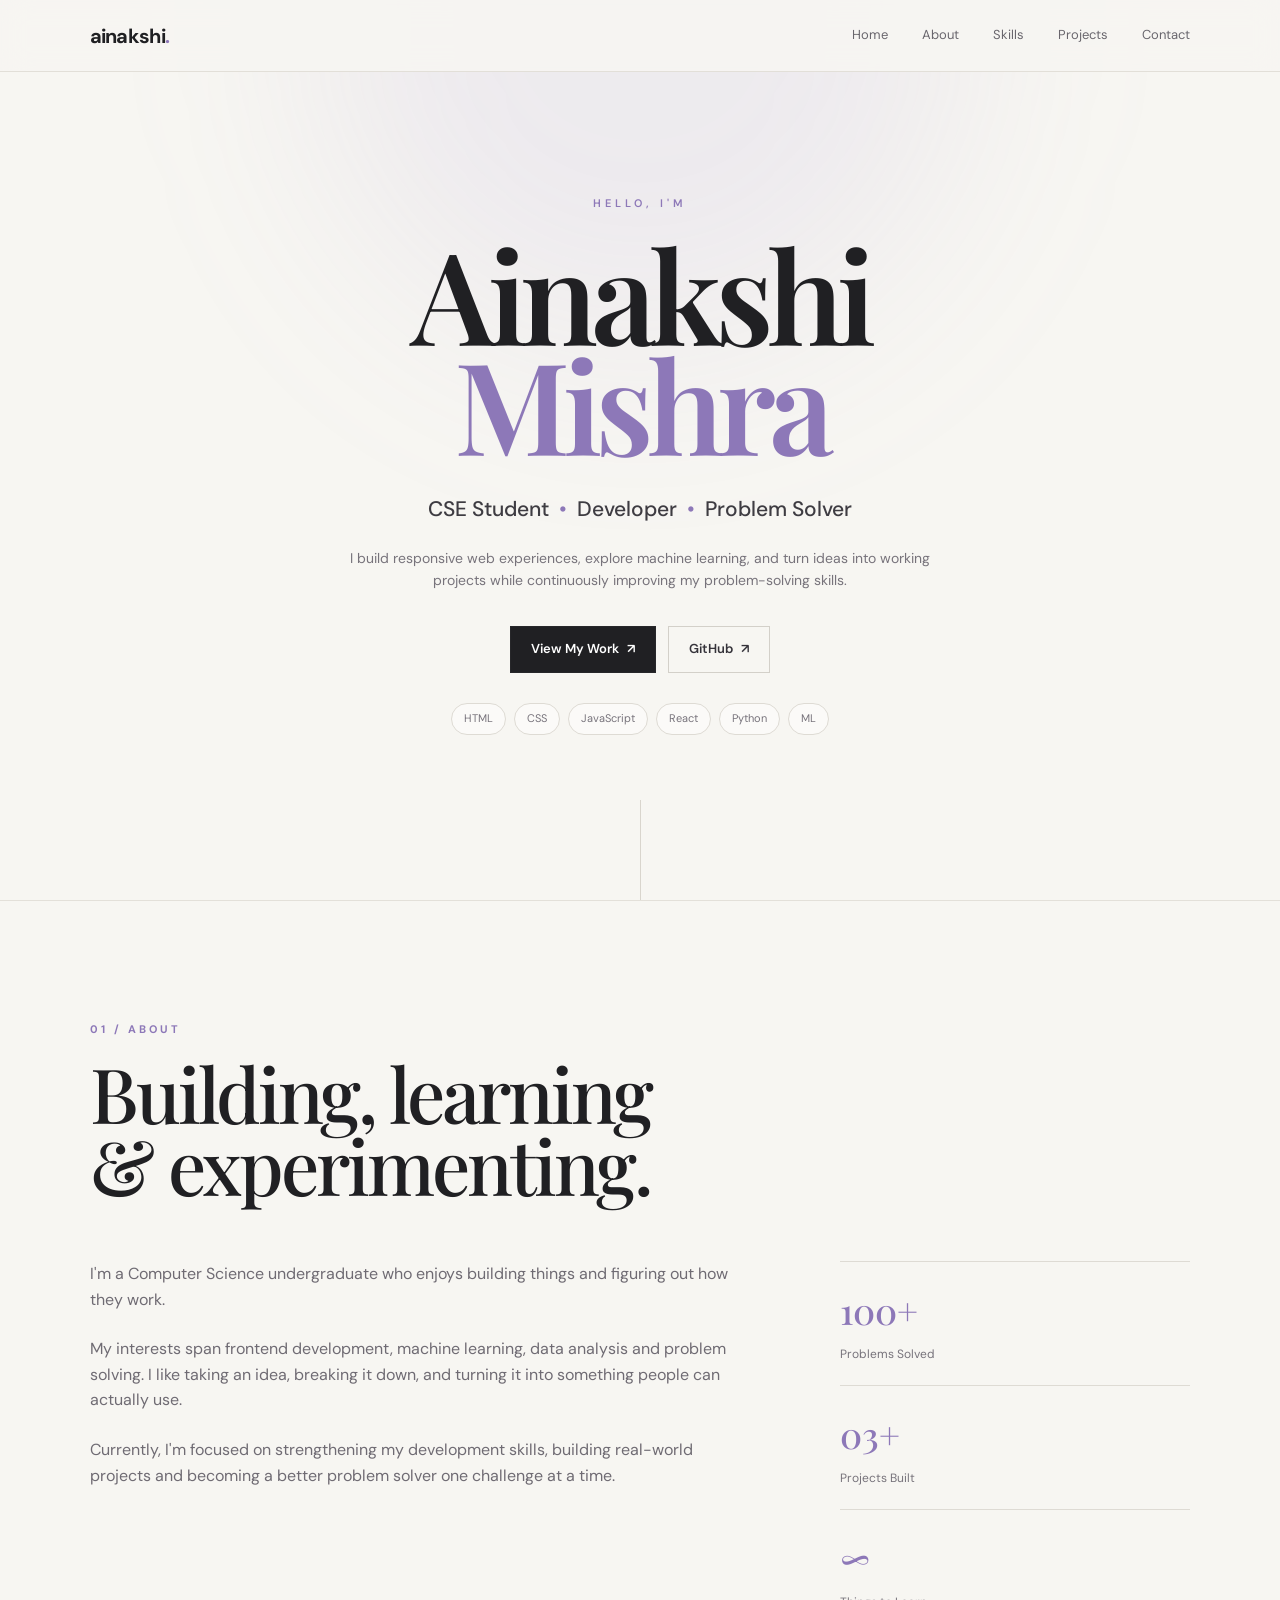
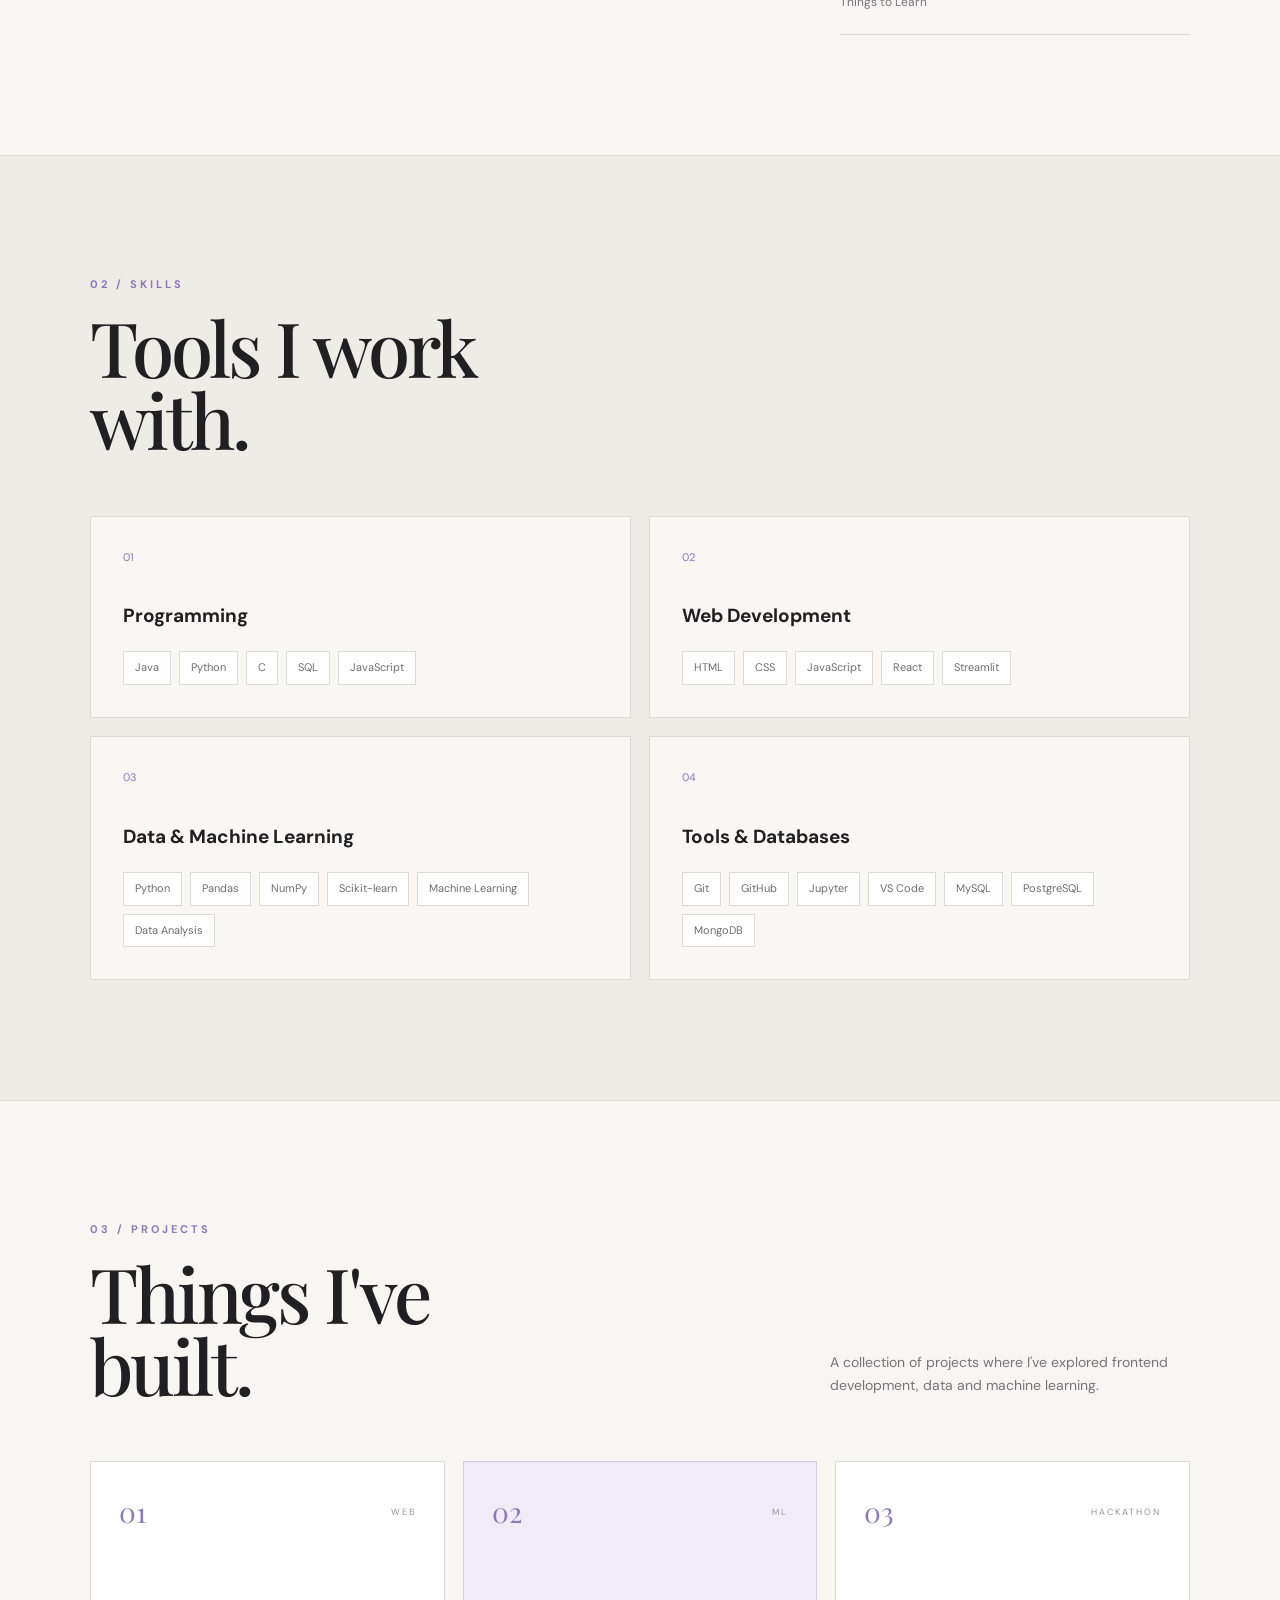
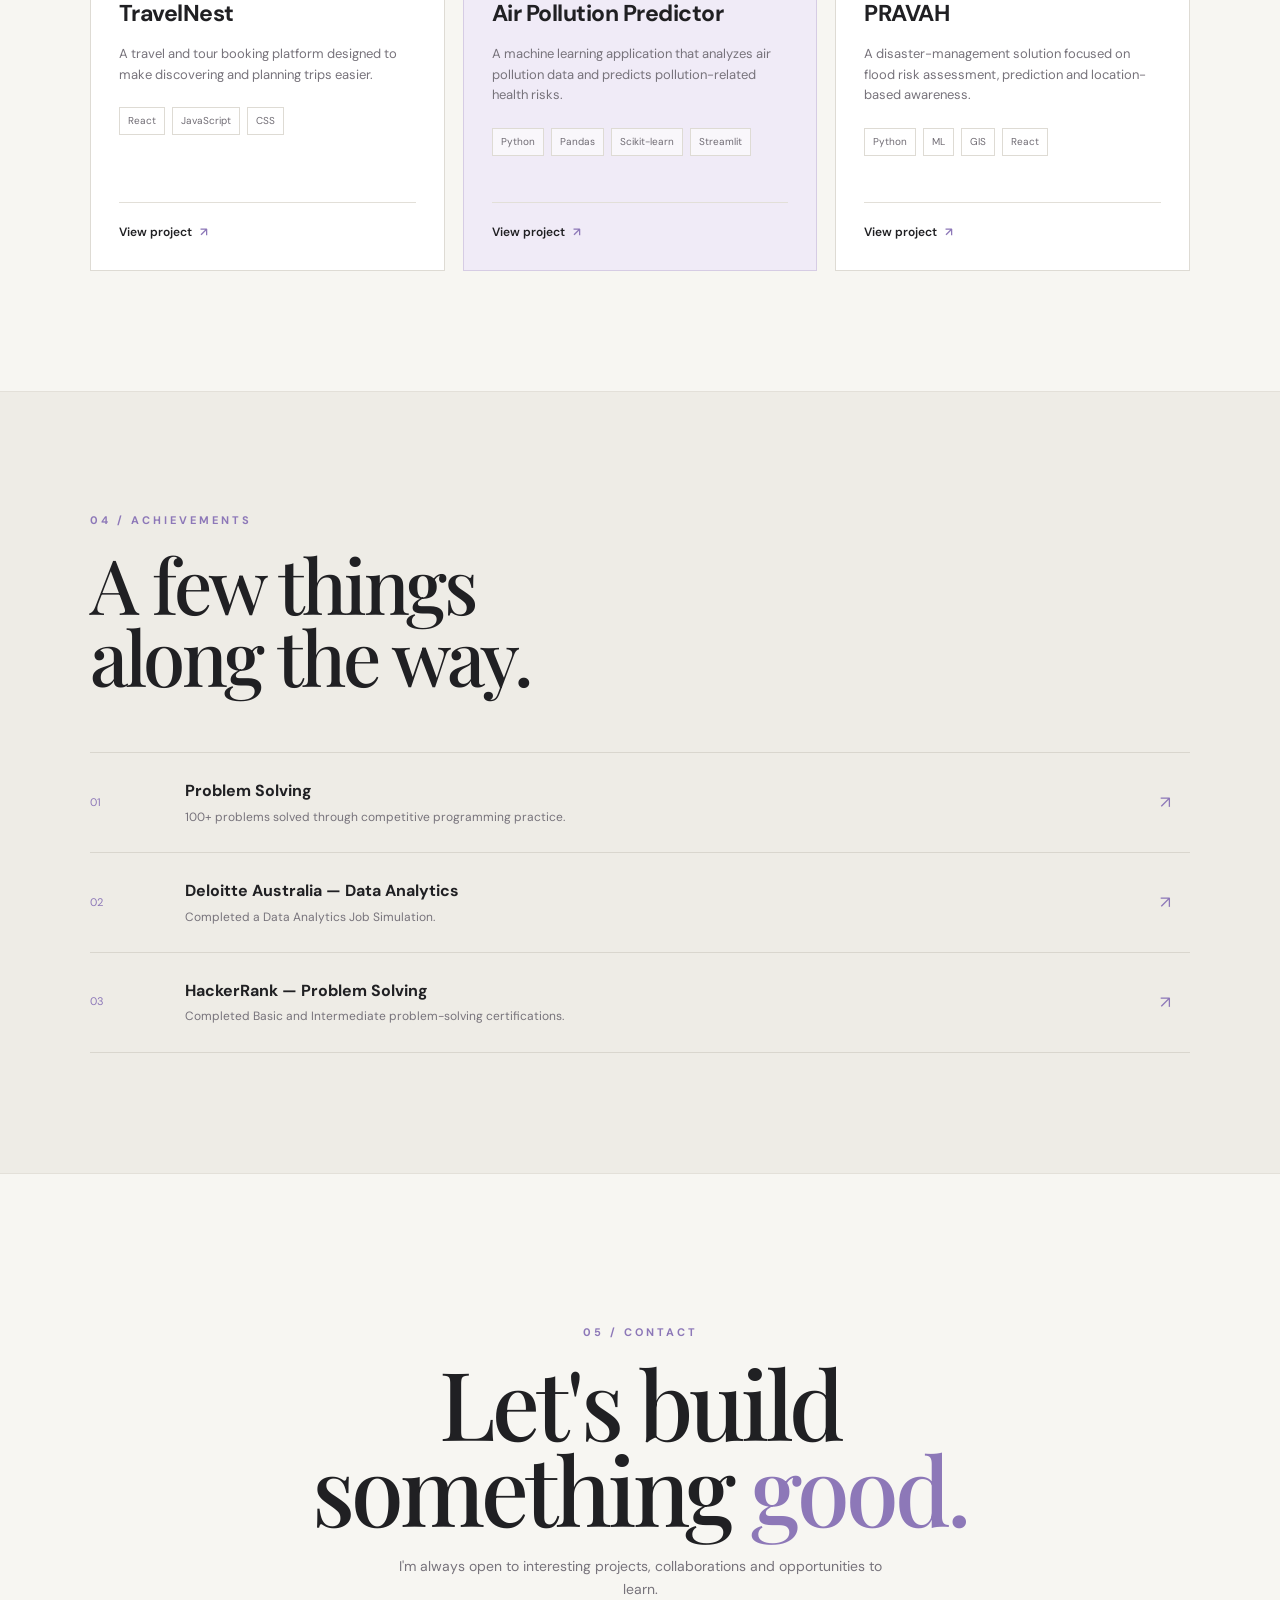
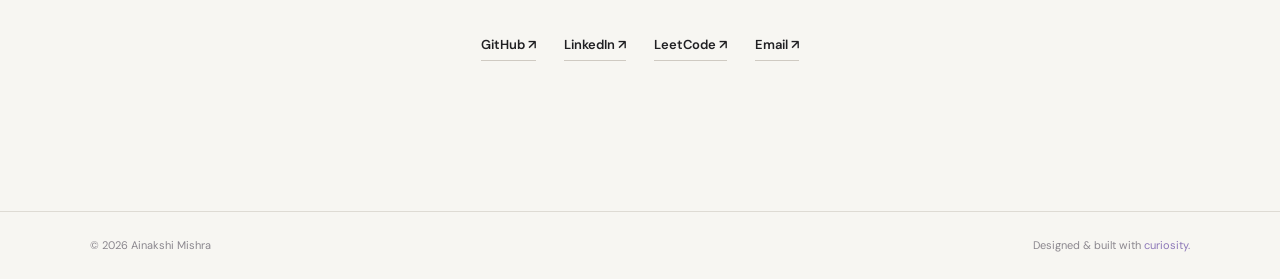
<file: portfolio/index.html>
<!DOCTYPE html>
<html lang="en">

<head>
    <meta charset="UTF-8">
    <meta name="viewport" content="width=device-width, initial-scale=1.0">

    <title>Ainakshi Mishra | Developer Portfolio</title>

    <link rel="stylesheet" href="styles.css">
</head>

<body>

    <!-- NAVBAR -->
    <header class="navbar">

        <a href="#home" class="logo">
            ainakshi<span>.</span>
        </a>

        <nav class="nav-links">
            <a href="#home">Home</a>
            <a href="#about">About</a>
            <a href="#skills">Skills</a>
            <a href="#projects">Projects</a>
            <a href="#contact">Contact</a>
        </nav>

    </header>


    <!-- HERO -->
    <main>

        <section class="hero" id="home">

            <div class="hero-content">

                <p class="eyebrow">HELLO, I'M</p>

                <h1>
                    Ainakshi<br>
                    <span>Mishra</span>
                </h1>

                <p class="hero-role">
                    CSE Student <span>•</span> Developer <span>•</span> Problem Solver
                </p>

                <p class="hero-description">
                    I build responsive web experiences, explore machine learning,
                    and turn ideas into working projects while continuously
                    improving my problem-solving skills.
                </p>

                <div class="hero-buttons">

                    <a href="#projects" class="button button-dark">
                        View My Work <span>↗</span>
                    </a>

                    <a href="https://github.com/ainakshi"
                       target="_blank"
                       class="button button-outline">
                        GitHub <span>↗</span>
                    </a>

                </div>

                <div class="tech-pills">
                    <span>HTML</span>
                    <span>CSS</span>
                    <span>JavaScript</span>
                    <span>React</span>
                    <span>Python</span>
                    <span>ML</span>
                </div>

            </div>

        </section>


        <!-- ABOUT -->
        <section class="about section" id="about">

            <div class="section-heading">
                <p class="section-label">01 / ABOUT</p>

                <h2>
                    Building, learning<br>
                    & experimenting.
                </h2>
            </div>

            <div class="about-layout">

                <div class="about-text">

                    <p>
                        I'm a Computer Science undergraduate who enjoys
                        building things and figuring out how they work.
                    </p>

                    <p>
                        My interests span frontend development, machine
                        learning, data analysis and problem solving.
                        I like taking an idea, breaking it down, and
                        turning it into something people can actually use.
                    </p>

                    <p>
                        Currently, I'm focused on strengthening my
                        development skills, building real-world projects
                        and becoming a better problem solver one challenge
                        at a time.
                    </p>

                </div>

                <div class="stats">

                    <div class="stat">
                        <strong>100+</strong>
                        <span>Problems Solved</span>
                    </div>

                    <div class="stat">
                        <strong>03+</strong>
                        <span>Projects Built</span>
                    </div>

                    <div class="stat">
                        <strong>∞</strong>
                        <span>Things to Learn</span>
                    </div>

                </div>

            </div>

        </section>


        <!-- SKILLS -->
        <section class="skills section" id="skills">

            <div class="section-heading">
                <p class="section-label">02 / SKILLS</p>

                <h2>
                    Tools I work<br>
                    with.
                </h2>
            </div>


            <div class="skills-grid">

                <div class="skill-card">

                    <p class="card-number">01</p>

                    <h3>Programming</h3>

                    <div class="skill-items">
                        <span>Java</span>
                        <span>Python</span>
                        <span>C</span>
                        <span>SQL</span>
                        <span>JavaScript</span>
                    </div>

                </div>


                <div class="skill-card">

                    <p class="card-number">02</p>

                    <h3>Web Development</h3>

                    <div class="skill-items">
                        <span>HTML</span>
                        <span>CSS</span>
                        <span>JavaScript</span>
                        <span>React</span>
                        <span>Streamlit</span>
                    </div>

                </div>


                <div class="skill-card">

                    <p class="card-number">03</p>

                    <h3>Data & Machine Learning</h3>

                    <div class="skill-items">
                        <span>Python</span>
                        <span>Pandas</span>
                        <span>NumPy</span>
                        <span>Scikit-learn</span>
                        <span>Machine Learning</span>
                        <span>Data Analysis</span>
                    </div>

                </div>


                <div class="skill-card">

                    <p class="card-number">04</p>

                    <h3>Tools & Databases</h3>

                    <div class="skill-items">
                        <span>Git</span>
                        <span>GitHub</span>
                        <span>Jupyter</span>
                        <span>VS Code</span>
                        <span>MySQL</span>
                        <span>PostgreSQL</span>
                        <span>MongoDB</span>
                    </div>

                </div>

            </div>

        </section>


        <!-- PROJECTS -->
        <section class="projects section" id="projects">

            <div class="section-heading projects-heading">

                <div>
                    <p class="section-label">03 / PROJECTS</p>

                    <h2>
                        Things I've<br>
                        built.
                    </h2>
                </div>

                <p class="heading-description">
                    A collection of projects where I've explored
                    frontend development, data and machine learning.
                </p>

            </div>


            <div class="projects-grid">


                <!-- PROJECT 01 -->
                <article class="project-card">

                    <div class="project-top">
                        <span class="project-number">01</span>
                        <span class="project-type">WEB</span>
                    </div>

                    <div class="project-content">

                        <h3>TravelNest</h3>

                        <p>
                            A travel and tour booking platform designed
                            to make discovering and planning trips easier.
                        </p>

                        <div class="project-tags">
                            <span>React</span>
                            <span>JavaScript</span>
                            <span>CSS</span>
                        </div>

                    </div>

                    <a href="#" class="project-link">
                        View project <span>↗</span>
                    </a>

                </article>


                <!-- PROJECT 02 -->
                <article class="project-card featured">

                    <div class="project-top">
                        <span class="project-number">02</span>
                        <span class="project-type">ML</span>
                    </div>

                    <div class="project-content">

                        <h3>Air Pollution Predictor</h3>

                        <p>
                            A machine learning application that analyzes
                            air pollution data and predicts pollution-related
                            health risks.
                        </p>

                        <div class="project-tags">
                            <span>Python</span>
                            <span>Pandas</span>
                            <span>Scikit-learn</span>
                            <span>Streamlit</span>
                        </div>

                    </div>

                    <a href="#" class="project-link">
                        View project <span>↗</span>
                    </a>

                </article>


                <!-- PROJECT 03 -->
                <article class="project-card">

                    <div class="project-top">
                        <span class="project-number">03</span>
                        <span class="project-type">HACKATHON</span>
                    </div>

                    <div class="project-content">

                        <h3>PRAVAH</h3>

                        <p>
                            A disaster-management solution focused on
                            flood risk assessment, prediction and
                            location-based awareness.
                        </p>

                        <div class="project-tags">
                            <span>Python</span>
                            <span>ML</span>
                            <span>GIS</span>
                            <span>React</span>
                        </div>

                    </div>

                    <a href="#" class="project-link">
                        View project <span>↗</span>
                    </a>

                </article>

            </div>

        </section>


        <!-- ACHIEVEMENTS -->
        <section class="achievements section">

            <div class="section-heading">

                <p class="section-label">04 / ACHIEVEMENTS</p>

                <h2>
                    A few things<br>
                    along the way.
                </h2>

            </div>


            <div class="achievement-list">

                <div class="achievement">

                    <span class="achievement-number">01</span>

                    <div>
                        <h3>Problem Solving</h3>
                        <p>100+ problems solved through competitive programming practice.</p>
                    </div>

                    <span class="achievement-arrow">↗</span>

                </div>


                <div class="achievement">

                    <span class="achievement-number">02</span>

                    <div>
                        <h3>Deloitte Australia — Data Analytics</h3>
                        <p>Completed a Data Analytics Job Simulation.</p>
                    </div>

                    <span class="achievement-arrow">↗</span>

                </div>


                <div class="achievement">

                    <span class="achievement-number">03</span>

                    <div>
                        <h3>HackerRank — Problem Solving</h3>
                        <p>Completed Basic and Intermediate problem-solving certifications.</p>
                    </div>

                    <span class="achievement-arrow">↗</span>

                </div>

            </div>

        </section>


        <!-- CONTACT -->
        <section class="contact section" id="contact">

            <div class="contact-inner">

                <p class="section-label">05 / CONTACT</p>

                <h2>
                    Let's build<br>
                    something <span>good.</span>
                </h2>

                <p>
                    I'm always open to interesting projects,
                    collaborations and opportunities to learn.
                </p>

                <div class="contact-links">

                    <a href="https://github.com/ainakshi"
                       target="_blank">
                        GitHub ↗
                    </a>

                    <a href="https://www.linkedin.com/in/ainakshi-mishra-50ba8a34b/"
                       target="_blank">
                        LinkedIn ↗
                    </a>

                    <a href="https://leetcode.com/u/ainakshii/"
                       target="_blank">
                        LeetCode ↗
                    </a>

                    <a href="mailto:your-ainakshi16@gmail.com">
                        Email ↗
                    </a>

                </div>

            </div>

        </section>

    </main>


    <!-- FOOTER -->
    <footer>

        <p>© 2026 Ainakshi Mishra</p>

        <p>
            Designed & built with <span>curiosity.</span>
        </p>

    </footer>


</body>
</html>
</file>
<file: portfolio/styles.css>
/* =========================================
   FONTS
========================================= */

@import url('https://fonts.googleapis.com/css2?family=DM+Sans:wght@400;500;600;700&family=Playfair+Display:wght@500;600&display=swap');


/* =========================================
   RESET
========================================= */

* {
    margin: 0;
    padding: 0;
    box-sizing: border-box;
}

html {
    scroll-behavior: smooth;
}

body {
    background: #f7f6f2;
    color: #202023;
    font-family: "DM Sans", sans-serif;
    line-height: 1.6;
}

a {
    color: inherit;
    text-decoration: none;
}


/* =========================================
   NAVBAR
========================================= */

.navbar {
    position: fixed;
    top: 0;
    left: 0;

    width: 100%;
    height: 72px;

    padding: 0 7%;

    display: flex;
    align-items: center;
    justify-content: space-between;

    background: rgba(247, 246, 242, 0.9);
    backdrop-filter: blur(15px);

    border-bottom: 1px solid #e2dfd8;

    z-index: 1000;
}

.logo {
    font-size: 20px;
    font-weight: 700;
    letter-spacing: -0.7px;
}

.logo span {
    color: #8d78b8;
}

.nav-links {
    display: flex;
    gap: 34px;
}

.nav-links a {
    font-size: 13px;
    color: #69666d;

    transition: 0.25s ease;
}

.nav-links a:hover {
    color: #8d78b8;
}


/* =========================================
   HERO
========================================= */

.hero {
    min-height: 100vh;

    position: relative;

    display: flex;
    align-items: center;
    justify-content: center;

    text-align: center;

    padding: 120px 7% 90px;

    overflow: hidden;
}


/* soft lavender glow */

.hero::before {
    content: "";

    position: absolute;

    width: 650px;
    height: 650px;

    border-radius: 50%;

    background: rgba(157, 137, 201, 0.10);

    filter: blur(100px);

    top: -300px;
    left: 50%;

    transform: translateX(-50%);
}


/* tiny decorative line */

.hero::after {
    content: "";

    position: absolute;

    width: 1px;
    height: 100px;

    background: #d9d5cd;

    bottom: 0;
    left: 50%;
}


.hero-content {
    position: relative;
    z-index: 2;

    max-width: 950px;
}


.eyebrow {
    font-size: 11px;

    letter-spacing: 4px;

    color: #8d78b8;

    font-weight: 600;

    margin-bottom: 25px;
}


.hero h1 {
    font-family: "Playfair Display", serif;

    font-size: clamp(70px, 10vw, 145px);

    line-height: 0.86;

    letter-spacing: -7px;

    font-weight: 600;

    margin-bottom: 35px;
}

.hero h1 span {
    color: #8d78b8;
}


.hero-role {
    font-size: 21px;

    font-weight: 500;

    color: #3e3c42;

    margin-bottom: 20px;
}

.hero-role span {
    color: #8d78b8;

    margin: 0 5px;
}


.hero-description {
    max-width: 620px;

    margin: 0 auto 35px;

    font-size: 14px;

    color: #77737b;
}


/* =========================================
   HERO BUTTONS
========================================= */

.hero-buttons {
    display: flex;

    justify-content: center;

    gap: 12px;

    margin-bottom: 30px;
}

.button {
    display: inline-flex;

    align-items: center;
    justify-content: center;

    gap: 8px;

    padding: 12px 20px;

    font-size: 13px;

    font-weight: 600;

    border: 1px solid #27272a;

    transition: all 0.25s ease;
}

.button-dark {
    background: #202023;
    color: #fff;
}

.button-dark:hover {
    background: #8d78b8;
    border-color: #8d78b8;
    transform: translateY(-3px);
}

.button-outline {
    border-color: #d3d0c9;
    color: #35333a;
}

.button-outline:hover {
    border-color: #8d78b8;
    color: #8d78b8;
    transform: translateY(-3px);
}


/* =========================================
   TECH PILLS
========================================= */

.tech-pills {
    display: flex;

    justify-content: center;

    flex-wrap: wrap;

    gap: 8px;
}

.tech-pills span {
    padding: 6px 12px;

    border: 1px solid #dedbd4;

    border-radius: 50px;

    background: rgba(255, 255, 255, 0.45);

    color: #77737b;

    font-size: 11px;
}


/* =========================================
   COMMON SECTION
========================================= */

.section {
    padding: 120px 7%;

    border-top: 1px solid #e3e0d9;
}

.section-heading {
    margin-bottom: 60px;
}

.section-label {
    font-size: 11px;

    letter-spacing: 3px;

    color: #8d78b8;

    font-weight: 700;

    margin-bottom: 18px;
}

.section-heading h2 {
    font-family: "Playfair Display", serif;

    font-size: clamp(45px, 6vw, 76px);

    line-height: 0.95;

    letter-spacing: -3px;

    font-weight: 500;
}


/* =========================================
   ABOUT
========================================= */

.about {
    background: #f7f6f2;
}

.about-layout {
    display: grid;

    grid-template-columns: 1.3fr 0.7fr;

    gap: 100px;

    max-width: 1100px;
}

.about-text {
    max-width: 700px;
}

.about-text p {
    font-size: 16px;

    color: #6f6b73;

    margin-bottom: 24px;
}

.stats {
    display: flex;

    flex-direction: column;

    gap: 0;
}

.stat {
    padding: 20px 0;

    border-top: 1px solid #dedbd4;
}

.stat:last-child {
    border-bottom: 1px solid #dedbd4;
}

.stat strong {
    display: block;

    font-family: "Playfair Display", serif;

    font-size: 36px;

    color: #8d78b8;

    font-weight: 500;
}

.stat span {
    font-size: 12px;

    color: #77737b;
}


/* =========================================
   SKILLS
========================================= */

.skills {
    background: #eeece6;
}

.skills-grid {
    display: grid;

    grid-template-columns: repeat(2, 1fr);

    gap: 18px;

    max-width: 1100px;
}

.skill-card {
    position: relative;

    padding: 32px;

    background: #f8f7f3;

    border: 1px solid #dedbd4;

    transition: all 0.3s ease;
}

.skill-card:hover {
    transform: translateY(-5px);

    border-color: #b7a8d0;
}

.card-number {
    font-size: 11px;

    color: #8d78b8;

    margin-bottom: 35px;
}

.skill-card h3 {
    font-size: 19px;

    margin-bottom: 20px;
}

.skill-items {
    display: flex;

    flex-wrap: wrap;

    gap: 8px;
}

.skill-items span {
    padding: 7px 11px;

    border: 1px solid #dedbd4;

    background: #fff;

    font-size: 11px;

    color: #6f6b73;
}


/* =========================================
   PROJECTS
========================================= */

.projects {
    background: #f7f6f2;
}

.projects-heading {
    display: flex;

    justify-content: space-between;

    align-items: end;

    gap: 50px;
}

.heading-description {
    max-width: 360px;

    color: #77737b;

    font-size: 14px;

    padding-bottom: 5px;
}


.projects-grid {
    display: grid;

    grid-template-columns: repeat(3, 1fr);

    gap: 18px;
}


.project-card {
    min-height: 410px;

    padding: 28px;

    display: flex;

    flex-direction: column;

    background: #fff;

    border: 1px solid #dedbd4;

    transition: all 0.3s ease;
}

.project-card:hover {
    transform: translateY(-7px);

    box-shadow: 0 20px 45px rgba(40, 38, 44, 0.08);
}

.project-card.featured {
    background: #f0ebf7;

    border-color: #d6cce4;
}


.project-top {
    display: flex;

    justify-content: space-between;

    align-items: center;

    margin-bottom: 60px;
}

.project-number {
    font-family: "Playfair Display", serif;

    font-size: 28px;

    color: #8d78b8;
}

.project-type {
    font-size: 9px;

    letter-spacing: 2px;

    color: #98939b;
}


.project-content {
    flex: 1;
}

.project-content h3 {
    font-size: 23px;

    letter-spacing: -0.5px;

    margin-bottom: 12px;
}

.project-content p {
    font-size: 13px;

    color: #77737b;

    margin-bottom: 22px;
}


.project-tags {
    display: flex;

    flex-wrap: wrap;

    gap: 7px;
}

.project-tags span {
    font-size: 10px;

    color: #6f6b73;

    padding: 5px 8px;

    border: 1px solid #dedbd4;

    background: rgba(255, 255, 255, 0.6);
}


.project-link {
    padding-top: 20px;

    border-top: 1px solid #e2dfd8;

    font-size: 12px;

    font-weight: 600;

    transition: 0.2s ease;
}

.project-link span {
    color: #8d78b8;

    margin-left: 5px;
}

.project-link:hover {
    color: #8d78b8;
}


/* =========================================
   ACHIEVEMENTS
========================================= */

.achievements {
    background: #eeece6;
}

.achievement-list {
    max-width: 1100px;
}

.achievement {
    display: grid;

    grid-template-columns: 70px 1fr 30px;

    gap: 25px;

    align-items: center;

    padding: 25px 0;

    border-top: 1px solid #d9d6ce;
}

.achievement:last-child {
    border-bottom: 1px solid #d9d6ce;
}

.achievement-number {
    font-size: 11px;

    color: #8d78b8;
}

.achievement h3 {
    font-size: 16px;

    margin-bottom: 4px;
}

.achievement p {
    font-size: 12px;

    color: #77737b;
}

.achievement-arrow {
    color: #8d78b8;

    font-size: 17px;
}


/* =========================================
   CONTACT
========================================= */

.contact {
    text-align: center;

    padding-top: 150px;

    padding-bottom: 150px;
}

.contact-inner {
    max-width: 800px;

    margin: auto;
}

.contact-inner h2 {
    font-family: "Playfair Display", serif;

    font-size: clamp(55px, 8vw, 95px);

    line-height: 0.9;

    letter-spacing: -4px;

    font-weight: 500;

    margin-bottom: 25px;
}

.contact-inner h2 span {
    color: #8d78b8;
}

.contact-inner > p:not(.section-label) {
    max-width: 500px;

    margin: 0 auto 35px;

    color: #77737b;

    font-size: 14px;
}

.contact-links {
    display: flex;

    justify-content: center;

    flex-wrap: wrap;

    gap: 28px;
}

.contact-links a {
    font-size: 13px;

    font-weight: 600;

    border-bottom: 1px solid #cfcac2;

    padding-bottom: 4px;

    transition: all 0.2s ease;
}

.contact-links a:hover {
    color: #8d78b8;

    border-color: #8d78b8;
}


/* =========================================
   FOOTER
========================================= */

footer {
    padding: 25px 7%;

    border-top: 1px solid #dedbd4;

    display: flex;

    justify-content: space-between;

    color: #8b878e;

    font-size: 11px;
}

footer span {
    color: #8d78b8;
}


/* =========================================
   RESPONSIVE
========================================= */

@media (max-width: 900px) {

    .navbar {
        padding: 0 5%;
    }

    .about-layout {
        grid-template-columns: 1fr;

        gap: 50px;
    }

    .projects-grid {
        grid-template-columns: 1fr 1fr;
    }

    .projects-heading {
        align-items: start;

        flex-direction: column;
    }

}


@media (max-width: 650px) {

    .nav-links {
        display: none;
    }

    .hero {
        padding: 120px 6% 80px;
    }

    .hero h1 {
        font-size: 70px;

        letter-spacing: -4px;
    }

    .hero-role {
        font-size: 17px;
    }

    .hero-buttons {
        flex-direction: column;

        align-items: center;
    }

    .button {
        width: 180px;
    }

    .section {
        padding: 85px 6%;
    }

    .skills-grid {
        grid-template-columns: 1fr;
    }

    .projects-grid {
        grid-template-columns: 1fr;
    }

    .achievement {
        grid-template-columns: 35px 1fr 20px;

        gap: 15px;
    }

    footer {
        flex-direction: column;

        gap: 8px;

        text-align: center;
    }

}
</file>
